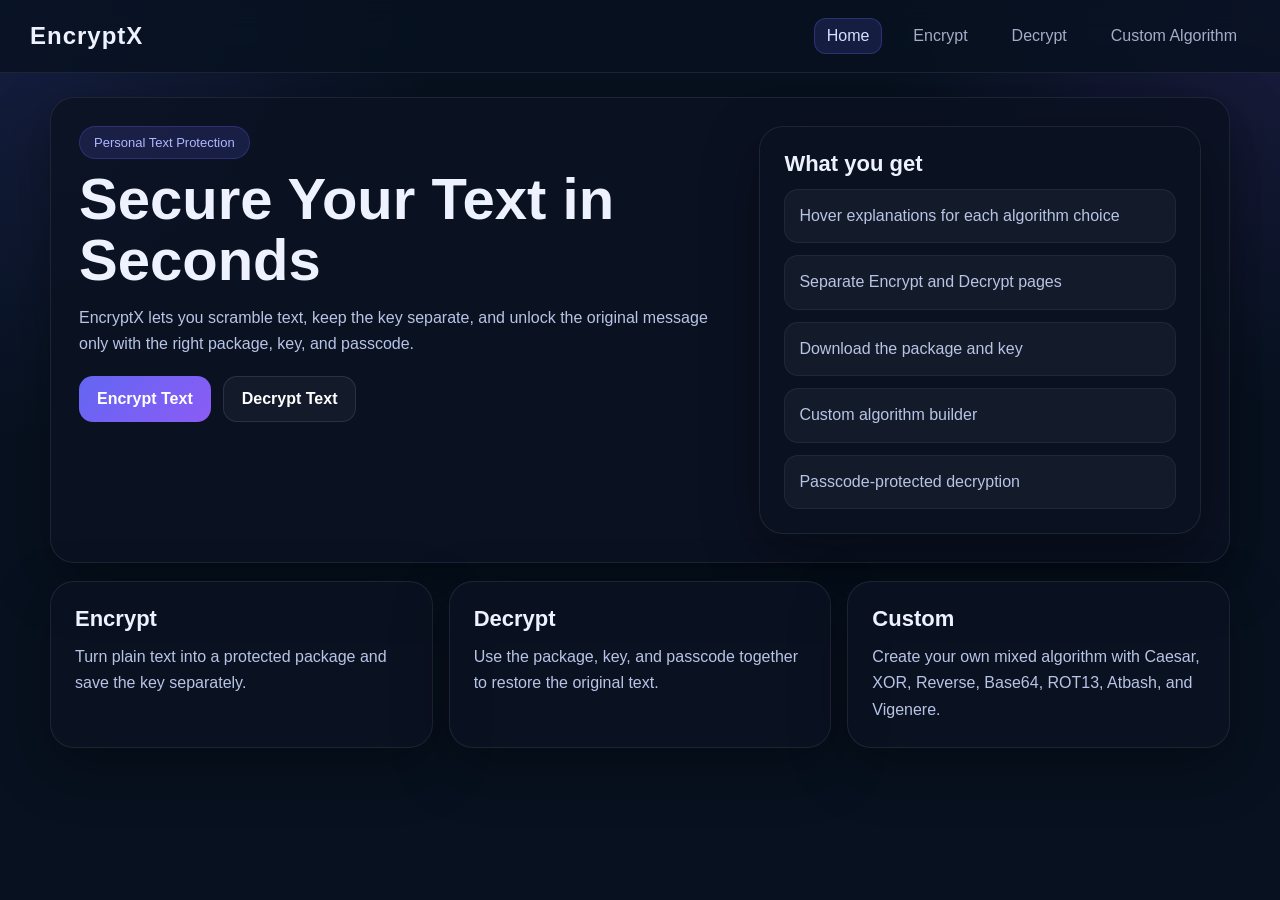
<file: index.html>
<!DOCTYPE html>
<html lang="en">
<head>
  <meta charset="UTF-8" />
  <meta name="viewport" content="width=device-width, initial-scale=1.0" />
  <title>EncryptX | Home</title>
  <link rel="stylesheet" href="style.css" />
</head>
<body data-page="home">
  <header class="topbar">
    <div class="logo">EncryptX</div>
    <nav>
      <a href="index.html" data-nav="home" data-tip="Go to the home page.">Home</a>
      <a href="encrypt.html" data-nav="encrypt" data-tip="Open the encryption page.">Encrypt</a>
      <a href="decrypt.html" data-nav="decrypt" data-tip="Open the decryption page.">Decrypt</a>
      <a href="custom.html" data-nav="custom" data-tip="Build your own step-by-step flow.">Custom Algorithm</a>
    </nav>
  </header>

  <main class="shell">
    <section class="hero">
      <div class="hero-left">
        <span class="badge">Personal Text Protection</span>
        <h1>Secure Your Text in Seconds</h1>
        <p>EncryptX lets you scramble text, keep the key separate, and unlock the original message only with the right package, key, and passcode.</p>
        <div class="btn-row">
          <a class="btn primary" href="encrypt.html" data-tip="Go straight to the page where you encrypt text.">Encrypt Text</a>
          <a class="btn ghost" href="decrypt.html" data-tip="Go to the page where you unlock a saved package.">Decrypt Text</a>
        </div>
      </div>
      <div class="hero-right">
        <div class="glass-card">
          <h3>What you get</h3>
          <ul class="list">
            <li>Hover explanations for each algorithm choice</li>
            <li>Separate Encrypt and Decrypt pages</li>
            <li>Download the package and key</li>
            <li>Custom algorithm builder</li>
            <li>Passcode-protected decryption</li>
          </ul>
        </div>
      </div>
    </section>

    <section class="grid3">
      <article class="card">
        <h2>Encrypt</h2>
        <p>Turn plain text into a protected package and save the key separately.</p>
      </article>
      <article class="card">
        <h2>Decrypt</h2>
        <p>Use the package, key, and passcode together to restore the original text.</p>
      </article>
      <article class="card">
        <h2>Custom</h2>
        <p>Create your own mixed algorithm with Caesar, XOR, Reverse, Base64, ROT13, Atbash, and Vigenere.</p>
      </article>
    </section>
  </main>

  <div id="tooltipBox" class="tooltip-box" aria-hidden="true"></div>
  <script src="app.js"></script>
</body>
</html>
</file>
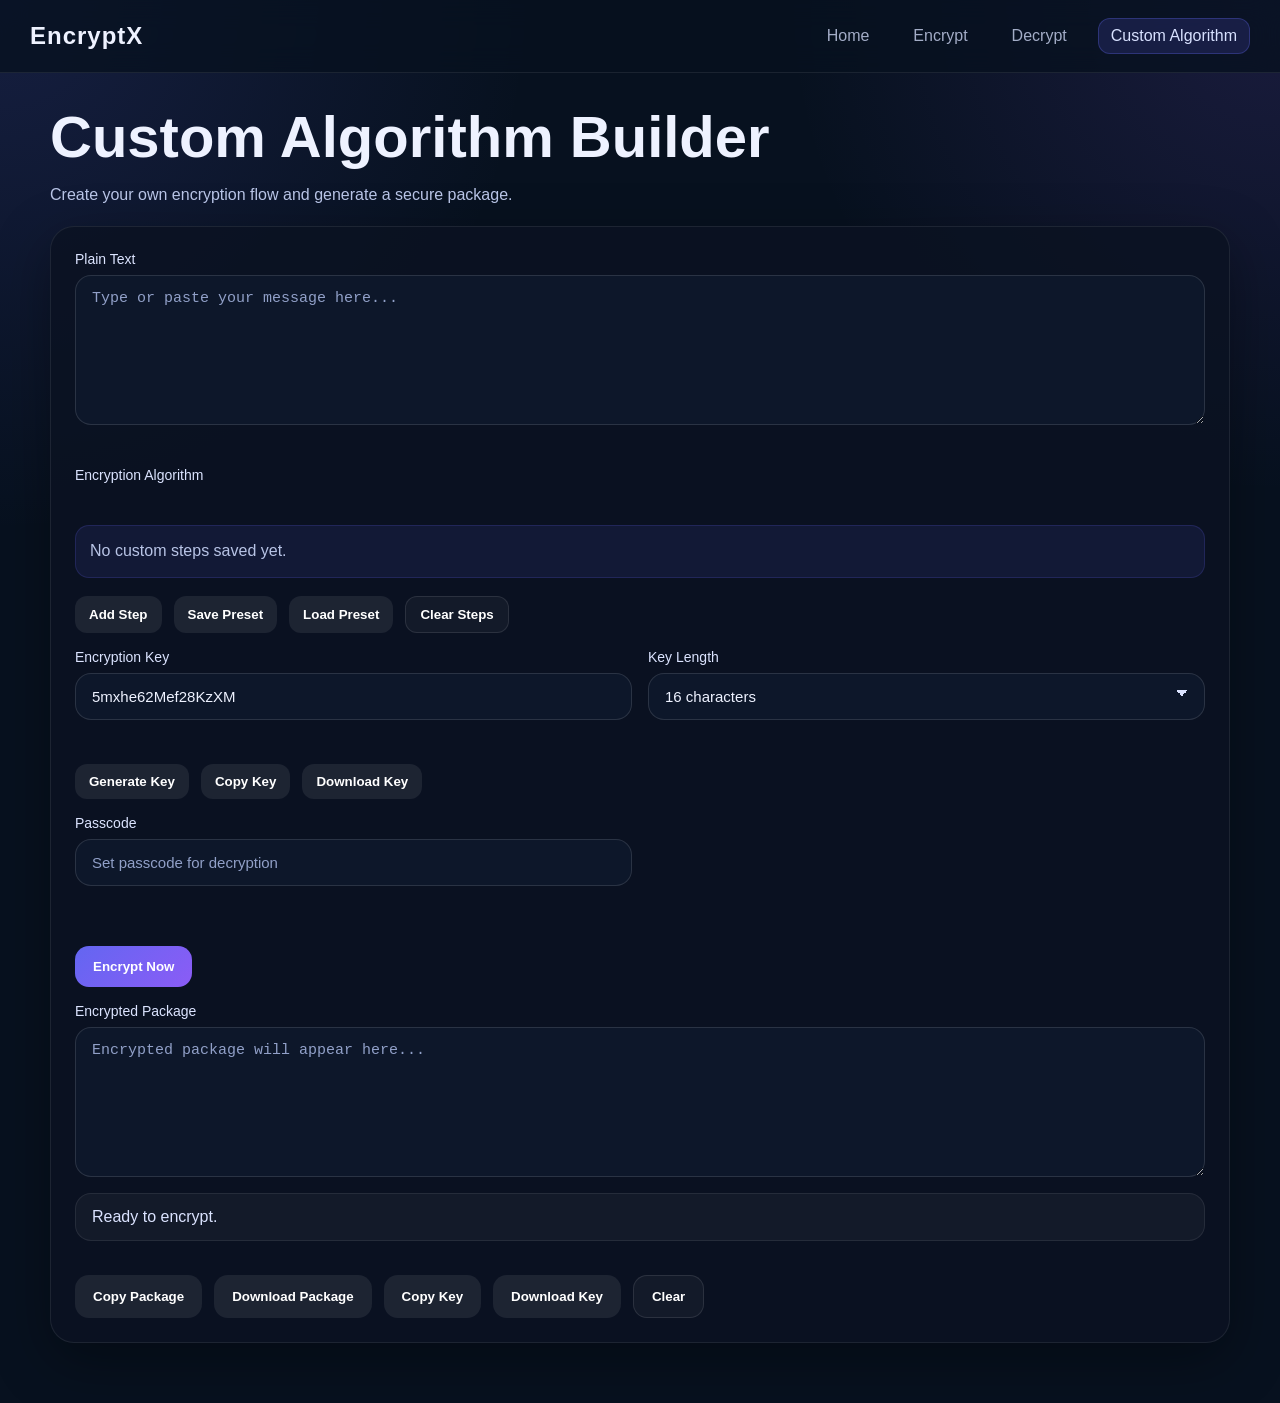
<file: custom.html>
<!DOCTYPE html>
<html lang="en">
<head>
  <meta charset="UTF-8" />
  <meta name="viewport" content="width=device-width, initial-scale=1.0" />
  <title>EncryptX | Custom Algorithm</title>
  <link rel="stylesheet" href="style.css" />
</head>
<body data-page="custom">
  <header class="topbar">
    <div class="logo">EncryptX</div>
    <nav>
      <a href="index.html" data-nav="home" data-tip="Go to the home page.">Home</a>
      <a href="encrypt.html" data-nav="encrypt" data-tip="Open the encryption page.">Encrypt</a>
      <a href="decrypt.html" data-nav="decrypt" data-tip="Open the decryption page.">Decrypt</a>
      <a href="custom.html" data-nav="custom" data-tip="Build your own step-by-step flow.">Custom Algorithm</a>
    </nav>
  </header>

  <main class="shell">
    <section class="page-head">
      <h1>Custom Algorithm Builder</h1>
      <p>Create your own encryption flow and generate a secure package.</p>
    </section>

    <section class="panel">
      <div class="form-grid">
        <div class="field full">
          <label for="customText">Plain Text</label>
          <textarea id="customText" placeholder="Type or paste your message here..." data-tip="This is the text you want to protect with your own steps."></textarea>
          <div class="error" id="customTextErr"></div>
        </div>

        <div class="field full">
          <label>Encryption Algorithm</label>
          <div id="stepsBox" class="steps"></div>
          <div class="error" id="stepsErr"></div>
          <div class="note" id="customSummary">No custom steps saved yet.</div>

          <div class="btn-row smallgap">
            <button class="btn mini" id="addStepBtn" data-tip="Add another step to the custom flow.">Add Step</button>
            <button class="btn mini" id="savePresetBtn" data-tip="Download the current step list as a preset file.">Save Preset</button>
            <button class="btn mini" id="loadPresetBtn" data-tip="Load a saved preset file.">Load Preset</button>
            <button class="btn ghost mini" id="clearStepsBtn" data-tip="Remove all custom steps.">Clear Steps</button>
          </div>

          <input type="file" id="loadPresetInput" hidden />
        </div>

        <div class="field">
          <label for="customKey">Encryption Key</label>
          <input id="customKey" placeholder="Generated or typed key" data-tip="This key is stored with the package and checked again when decrypting." />
          <div class="error" id="customKeyErr"></div>
          <div class="btn-row smallgap">
            <button class="btn mini" id="genCustomKeyBtn" data-tip="Make a random custom key.">Generate Key</button>
            <button class="btn mini" id="copyCustomKeyBtn" data-tip="Copy the custom key.">Copy Key</button>
            <button class="btn mini" id="downloadCustomKeyBtn" data-tip="Download the custom key as a file.">Download Key</button>
          </div>
        </div>

        <div class="field">
          <label for="customKeyLength">Key Length</label>
          <select id="customKeyLength" data-tip="Choose how long the custom key should be.">
            <option value="12">12 characters</option>
            <option value="16" selected>16 characters</option>
            <option value="24">24 characters</option>
            <option value="32">32 characters</option>
          </select>
        </div>

        <div class="field">
          <label for="customPass">Passcode</label>
          <input id="customPass" type="password" placeholder="Set passcode for decryption" data-tip="This extra password is needed before the package opens.">
          <div class="error" id="customPassErr"></div>
        </div>

        <div></div>

        <div class="field full">
          <div class="btn-row">
            <button class="btn primary" id="customEncryptBtn" data-tip="Encrypt the text using your custom step list.">Encrypt Now</button>
          </div>
        </div>

        <div class="field full">
          <label for="customOut">Encrypted Package</label>
          <textarea id="customOut" readonly placeholder="Encrypted package will appear here..." data-tip="This is the final package created from your custom flow."></textarea>
        </div>

        <div class="field full">
          <div id="customStatus" class="status">Ready to encrypt.</div>
        </div>

        <div class="field full">
          <div class="btn-row">
            <button class="btn" id="copyCustomPkgBtn" data-tip="Copy the custom package.">Copy Package</button>
            <button class="btn" id="downloadCustomPkgBtn" data-tip="Download the custom package.">Download Package</button>
            <button class="btn" id="copyCustomKeyBtn" data-tip="Copy the custom key.">Copy Key</button>
            <button class="btn" id="downloadCustomKeyBtn" data-tip="Download the custom key.">Download Key</button>
            <button class="btn ghost" id="clearCustomBtn" data-tip="Clear the custom form.">Clear</button>
          </div>
        </div>
      </div>
    </section>
  </main>

  <template id="stepTemplate">
    <div class="step-row">
      <div class="algo-picker stepPicker">
        <button class="algo-trigger stepTrigger" type="button" aria-expanded="false">
          <span class="stepLabel">Caesar Cipher</span>
          <span class="algo-arrow">▾</span>
        </button>
        <div class="algo-panel stepPanel">
          <div class="algo-menu stepMenu" role="listbox" aria-label="Custom algorithm steps">
            <button type="button" class="algo-item step-item" data-value="caesar" data-preview-title="Caesar Cipher" data-preview-text="Shifts letters by a number. Example: A becomes D when the shift is 3.">
              <strong>Caesar Cipher</strong>
              <span>Moves letters forward or backward.</span>
            </button>
            <button type="button" class="algo-item step-item" data-value="xor" data-preview-title="XOR Cipher" data-preview-text="Mixes the message with a key so the text looks scrambled until the same key is used again.">
              <strong>XOR Cipher</strong>
              <span>Scrambles text with a secret key.</span>
            </button>
            <button type="button" class="algo-item step-item" data-value="reverse" data-preview-title="Reverse Text" data-preview-text="Flips the whole message backward. It hides the reading order, but it is still a simple trick.">
              <strong>Reverse Text</strong>
              <span>Reads the message backward.</span>
            </button>
            <button type="button" class="algo-item step-item" data-value="swap" data-preview-title="Swap Case" data-preview-text="Switches uppercase letters to lowercase and lowercase letters to uppercase.">
              <strong>Swap Case</strong>
              <span>Flips letter case.</span>
            </button>
            <button type="button" class="algo-item step-item" data-value="base64" data-preview-title="Base64 Layer" data-preview-text="Turns text into a coded-looking string. It changes the look of the text, but it is not real security by itself.">
              <strong>Base64 Layer</strong>
              <span>Changes text into coded characters.</span>
            </button>
            <button type="button" class="algo-item step-item" data-value="rot13" data-preview-title="ROT13" data-preview-text="Moves every letter 13 places in the alphabet. The same method unlocks it again.">
              <strong>ROT13</strong>
              <span>Simple letter rotation.</span>
            </button>
            <button type="button" class="algo-item step-item" data-value="atbash" data-preview-title="Atbash Cipher" data-preview-text="Replaces each letter with the opposite letter in the alphabet, like A ↔ Z.">
              <strong>Atbash Cipher</strong>
              <span>Uses opposite alphabet letters.</span>
            </button>
            <button type="button" class="algo-item step-item" data-value="vigenere" data-preview-title="Vigenere Cipher" data-preview-text="Uses a keyword to shift letters in a repeating pattern, so the same letter can change in different places.">
              <strong>Vigenere Cipher</strong>
              <span>Uses a keyword for shifting.</span>
            </button>
          </div>
          <div class="algo-preview stepPreview">
            <div class="algo-preview-title stepPreviewTitle">Caesar Cipher</div>
            <div class="algo-preview-text stepPreviewText">Shifts letters by a number. Example: A becomes D when the shift is 3.</div>
            <div class="algo-preview-note">Hover any item to see its plain-language explanation.</div>
          </div>
        </div>
      </div>
      <div class="stepValueWrap">
        <label class="stepValueLabel">Shift Value</label>
        <input class="stepValue" placeholder="Enter a shift number" data-tip="How many letters the text should move forward or backward." title="How many letters the text should move forward or backward." />
      </div>
      <button class="btn mini danger removeStep" type="button">Remove</button>
    </div>
  </template>

  <div id="tooltipBox" class="tooltip-box" aria-hidden="true"></div>
  <script src="app.js"></script>
</body>
</html>
</file>
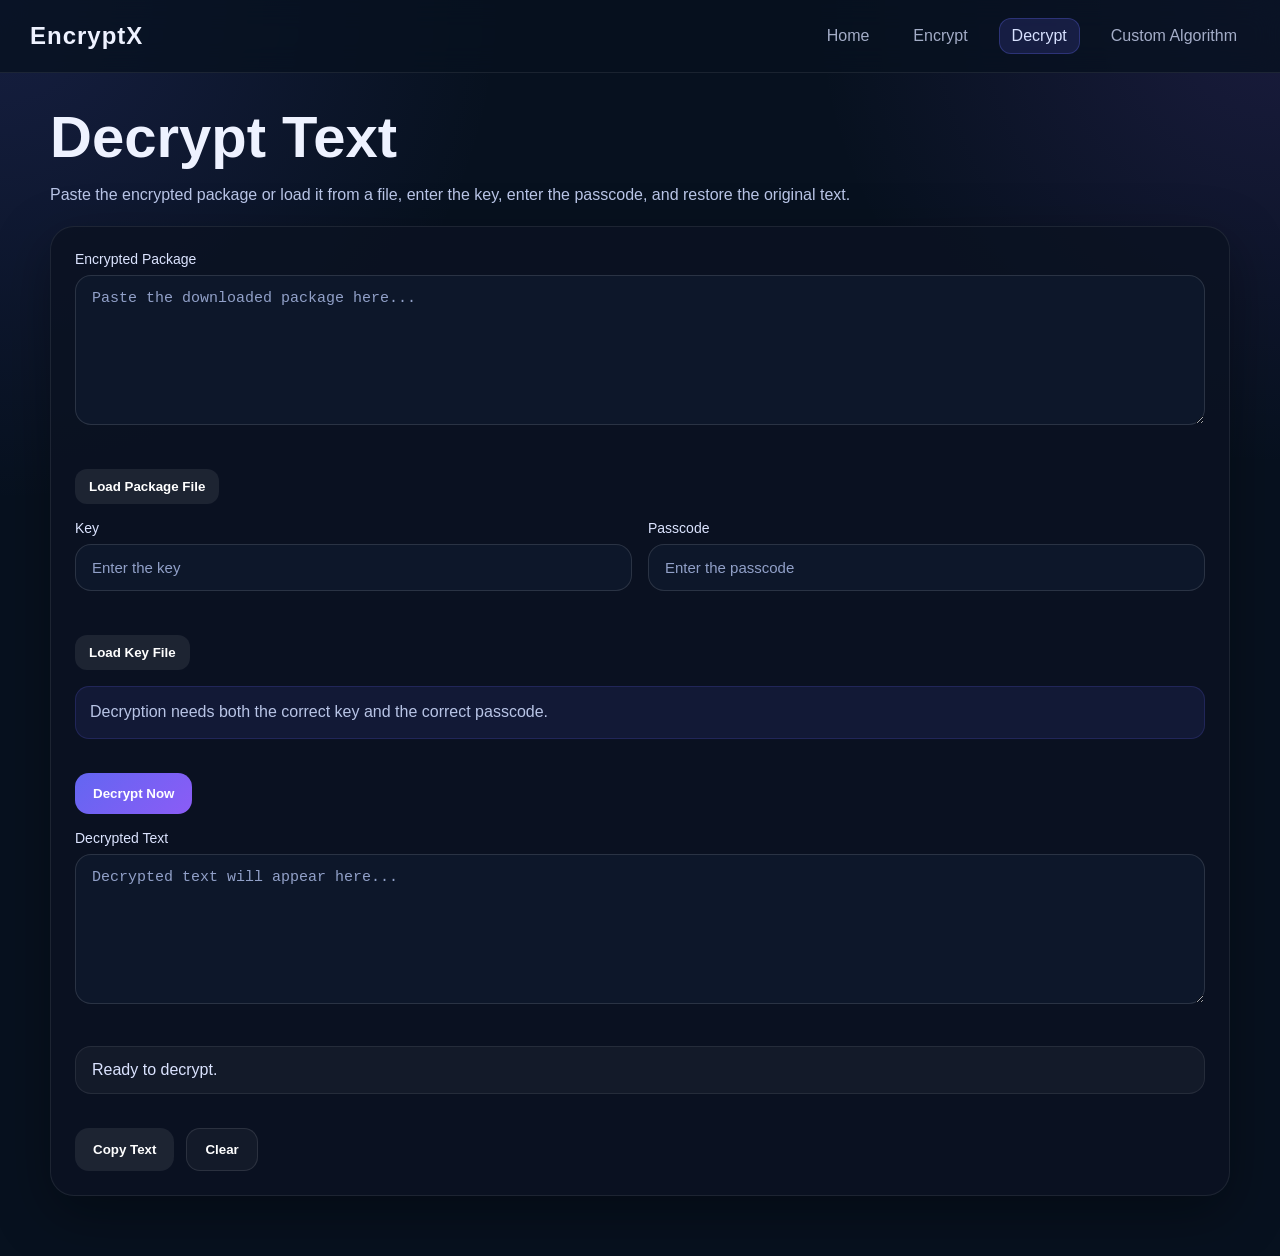
<file: decrypt.html>
<!DOCTYPE html>
<html lang="en">
<head>
  <meta charset="UTF-8" />
  <meta name="viewport" content="width=device-width, initial-scale=1.0" />
  <title>EncryptX | Decrypt</title>
  <link rel="stylesheet" href="style.css" />
</head>
<body data-page="decrypt">
  <header class="topbar">
    <div class="logo">EncryptX</div>
    <nav>
      <a href="index.html" data-nav="home" data-tip="Go to the home page.">Home</a>
      <a href="encrypt.html" data-nav="encrypt" data-tip="Open the encryption page.">Encrypt</a>
      <a href="decrypt.html" data-nav="decrypt" data-tip="Open the decryption page.">Decrypt</a>
      <a href="custom.html" data-nav="custom" data-tip="Build your own step-by-step flow.">Custom Algorithm</a>
    </nav>
  </header>

  <main class="shell">
    <section class="page-head">
      <h1>Decrypt Text</h1>
      <p>Paste the encrypted package or load it from a file, enter the key, enter the passcode, and restore the original text.</p>
    </section>

    <section class="panel">
      <div class="form-grid">
        <div class="field full">
          <label for="decPkg">Encrypted Package</label>
          <textarea id="decPkg" placeholder="Paste the downloaded package here..." data-tip="Paste the saved package into this box."></textarea>
          <div class="error" id="decPkgErr"></div>
          <div class="btn-row smallgap">
            <input type="file" id="decPkgFile" accept=".exx,.json,.txt,application/json,text/plain" hidden />
            <button class="btn mini" type="button" id="loadDecPkgBtn" data-tip="Load a package file from your device.">Load Package File</button>
          </div>
        </div>

        <div class="field">
          <label for="decKey">Key</label>
          <input id="decKey" type="text" placeholder="Enter the key" data-tip="This must match the key used when the text was encrypted." />
          <div class="error" id="decKeyErr"></div>
          <div class="btn-row smallgap">
            <input type="file" id="decKeyFile" accept=".txt,.key,.json,text/plain,application/json" hidden />
            <button class="btn mini" type="button" id="loadDecKeyBtn" data-tip="Load a key from a file instead of typing it.">Load Key File</button>
          </div>
        </div>

        <div class="field">
          <label for="decPass">Passcode</label>
          <input id="decPass" type="password" placeholder="Enter the passcode" data-tip="This extra password must also match before decryption works." />
          <div class="error" id="decPassErr"></div>
        </div>

        <div class="field full">
          <div class="note">Decryption needs both the correct key and the correct passcode.</div>
        </div>

        <div class="field full">
          <div class="btn-row">
            <button class="btn primary" type="button" id="decryptBtn" data-tip="Try to unlock the original text.">Decrypt Now</button>
          </div>
        </div>

        <div class="field full">
          <label for="decOut">Decrypted Text</label>
          <textarea id="decOut" readonly placeholder="Decrypted text will appear here..." data-tip="This is the recovered original message."></textarea>
          <div class="error" id="decOutErr"></div>
        </div>

        <div class="field full">
          <div id="decStatus" class="status">Ready to decrypt.</div>
        </div>

        <div class="field full">
          <div class="btn-row">
            <button class="btn" type="button" id="copyDecBtn" data-tip="Copy the decrypted text.">Copy Text</button>
            <button class="btn ghost" type="button" id="clearDecBtn" data-tip="Clear everything on this page.">Clear</button>
          </div>
        </div>
      </div>
    </section>
  </main>

  <div id="tooltipBox" class="tooltip-box" aria-hidden="true"></div>
  <script src="app.js"></script>
</body>
</html>
</file>
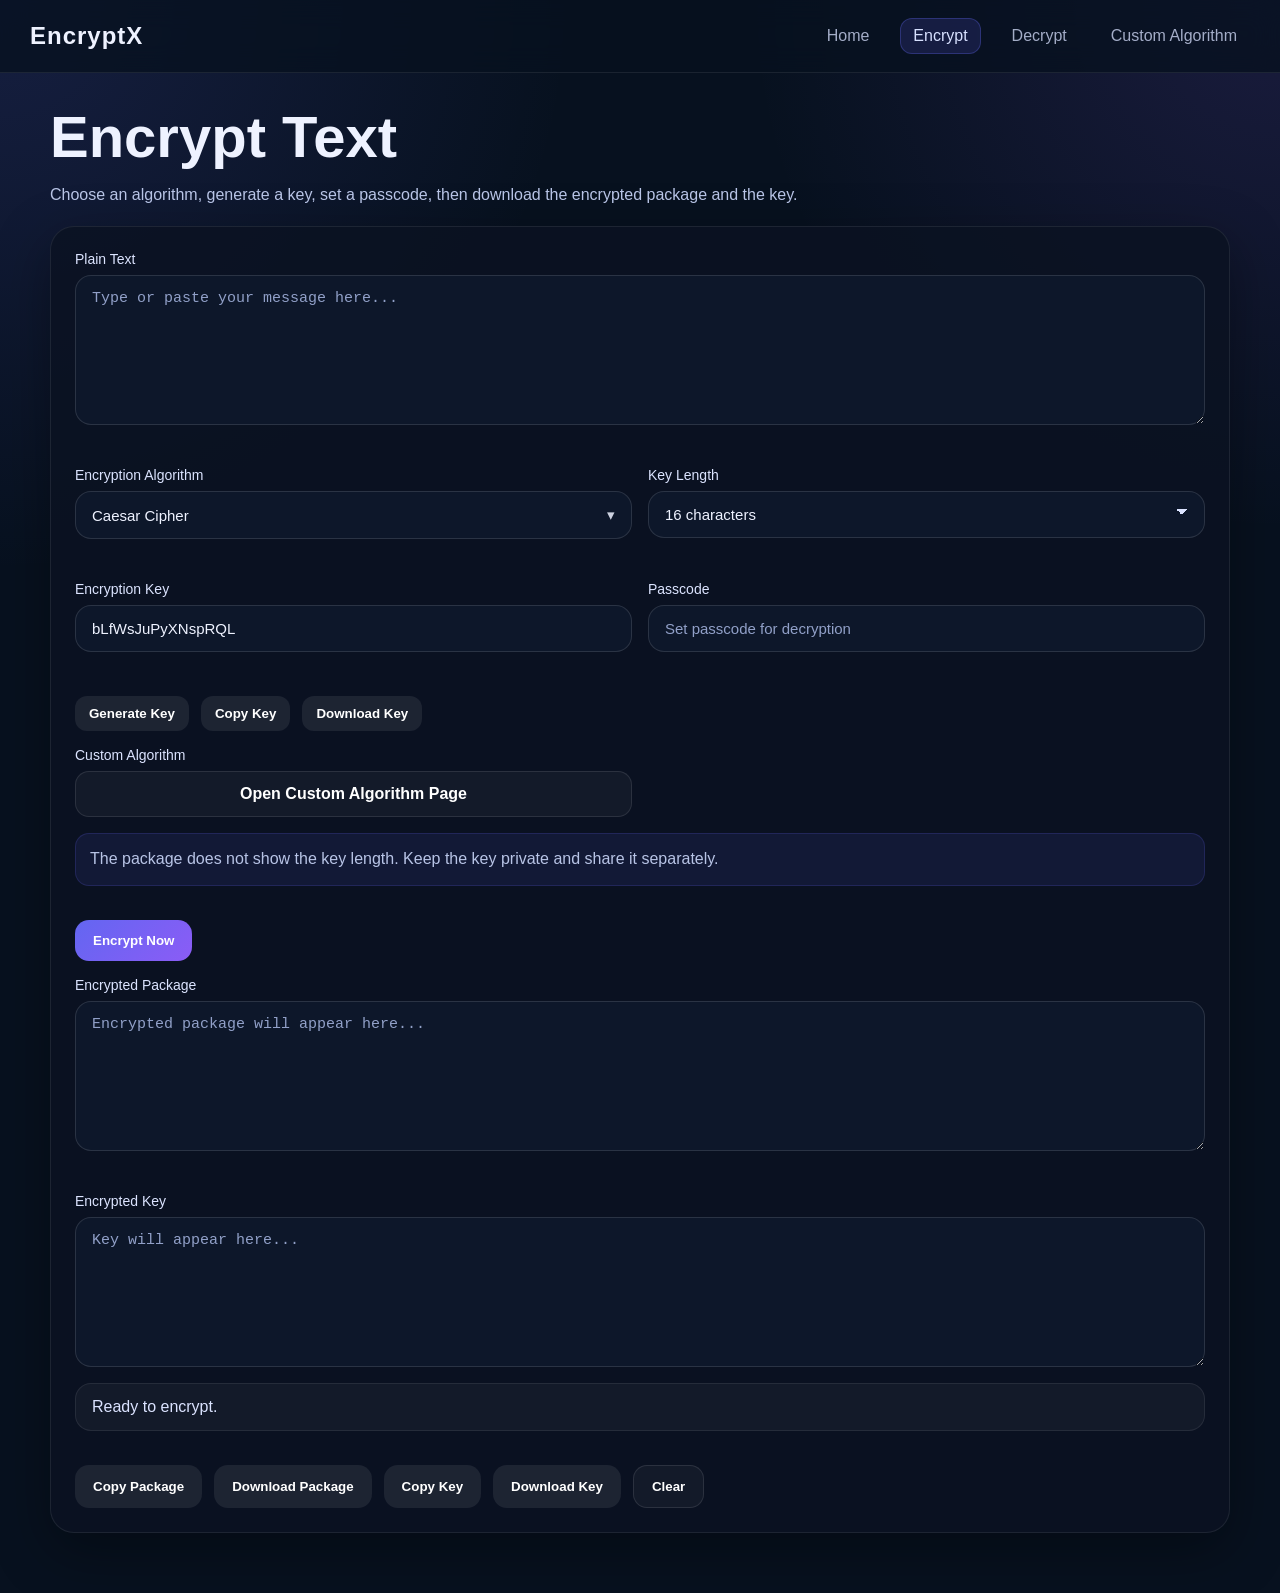
<file: encrypt.html>
<!DOCTYPE html>
<html lang="en">
<head>
  <meta charset="UTF-8" />
  <meta name="viewport" content="width=device-width, initial-scale=1.0" />
  <title>EncryptX | Encrypt</title>
  <link rel="stylesheet" href="style.css" />
</head>
<body data-page="encrypt">
  <header class="topbar">
    <div class="logo">EncryptX</div>
    <nav>
      <a href="index.html" data-nav="home" data-tip="Go to the home page.">Home</a>
      <a href="encrypt.html" data-nav="encrypt" data-tip="Open the encryption page.">Encrypt</a>
      <a href="decrypt.html" data-nav="decrypt" data-tip="Open the decryption page.">Decrypt</a>
      <a href="custom.html" data-nav="custom" data-tip="Build your own step-by-step flow.">Custom Algorithm</a>
    </nav>
  </header>

  <main class="shell">
    <section class="page-head">
      <h1>Encrypt Text</h1>
      <p>Choose an algorithm, generate a key, set a passcode, then download the encrypted package and the key.</p>
    </section>

    <section class="panel">
      <div class="form-grid">
        <div class="field full">
          <label for="plainText">Plain Text</label>
          <textarea id="plainText" placeholder="Type or paste your message here..." data-tip="This is the original message you want to protect."></textarea>
          <div class="error" id="plainTextErr"></div>
        </div>

        <div class="field algo-field">
          <label>Encryption Algorithm</label>
          <input type="hidden" id="encAlgo" value="caesar" />
          <div class="algo-picker" id="algoPicker">
            <button class="algo-trigger" id="algoSelectBtn" type="button" aria-expanded="false" data-tip="Open the algorithm menu and choose how the text will be mixed.">
              <span id="algoSelectLabel">Caesar Cipher</span>
              <span class="algo-arrow">▾</span>
            </button>

            <div class="algo-panel" id="algoMenuPanel">
              <div class="algo-menu" id="algoMenu" role="listbox" aria-label="Encryption algorithms">
                <button type="button" class="algo-item" data-value="caesar" data-preview-title="Caesar Cipher" data-preview-text="Shifts letters by a number. Example: A becomes D when the shift is 3.">
                  <strong>Caesar Cipher</strong>
                  <span>Moves letters forward or backward.</span>
                </button>

                <button type="button" class="algo-item" data-value="xor" data-preview-title="XOR Cipher" data-preview-text="Mixes the message with a key so the text looks scrambled until the same key is used again.">
                  <strong>XOR Cipher</strong>
                  <span>Scrambles text with a secret key.</span>
                </button>

                <button type="button" class="algo-item" data-value="reverse" data-preview-title="Reverse Text" data-preview-text="Flips the whole message backward. It hides the reading order, but it is still a simple trick.">
                  <strong>Reverse Text</strong>
                  <span>Reads the message backward.</span>
                </button>

                <button type="button" class="algo-item" data-value="base64" data-preview-title="Base64 Layer" data-preview-text="Turns text into a coded-looking string. It changes the look of the text, but it is not real security by itself.">
                  <strong>Base64 Layer</strong>
                  <span>Changes text into coded characters.</span>
                </button>

                <button type="button" class="algo-item" data-value="rot13" data-preview-title="ROT13" data-preview-text="Moves every letter 13 places in the alphabet. The same method unlocks it again.">
                  <strong>ROT13</strong>
                  <span>Simple letter rotation.</span>
                </button>

                <button type="button" class="algo-item" data-value="atbash" data-preview-title="Atbash Cipher" data-preview-text="Replaces each letter with the opposite letter in the alphabet, like A ↔ Z.">
                  <strong>Atbash Cipher</strong>
                  <span>Uses opposite alphabet letters.</span>
                </button>

                <button type="button" class="algo-item" data-value="vigenere" data-preview-title="Vigenere Cipher" data-preview-text="Uses a keyword to shift letters in a repeating pattern, so the same letter can change in different places.">
                  <strong>Vigenere Cipher</strong>
                  <span>Uses a keyword for shifting.</span>
                </button>
              </div>

              <div class="algo-preview">
                <div class="algo-preview-title" id="algoPreviewTitle">Caesar Cipher</div>
                <div class="algo-preview-text" id="algoPreviewText">Shifts letters by a number. Example: A becomes D when the shift is 3.</div>
                <div class="algo-preview-note">Hover any item to see its plain-language explanation.</div>
              </div>
            </div>
          </div>
          <div class="error" id="encAlgoErr"></div>
        </div>

        <div class="field">
          <label for="keyLength">Key Length</label>
          <select id="keyLength" data-tip="Choose how long the generated key should be. Longer keys are harder to guess.">
            <option value="12">12 characters</option>
            <option value="16" selected>16 characters</option>
            <option value="24">24 characters</option>
            <option value="32">32 characters</option>
          </select>
        </div>

        <div class="field">
          <label for="encKey">Encryption Key</label>
          <input id="encKey" type="text" placeholder="Generated or typed key" data-tip="This is the secret key used with the chosen algorithm." />
          <div class="error" id="encKeyErr"></div>
          <div class="btn-row smallgap">
            <button class="btn mini" type="button" id="genKeyBtn" data-tip="Make a random key for you.">Generate Key</button>
            <button class="btn mini" type="button" id="copyKeyBtn" data-tip="Copy the key to your clipboard.">Copy Key</button>
            <button class="btn mini" type="button" id="downloadKeyBtn" data-tip="Save the key as a file on your device.">Download Key</button>
          </div>
        </div>

        <div class="field">
          <label for="encPass">Passcode</label>
          <input id="encPass" type="password" placeholder="Set passcode for decryption" data-tip="This extra password is needed to unlock the package later." />
          <div class="error" id="encPassErr"></div>
        </div>

        <div class="field">
          <label>Custom Algorithm</label>
          <a class="btn ghost fullbtn" href="custom.html" data-tip="Open the page where you can build your own multi-step flow.">Open Custom Algorithm Page</a>
        </div>

        <div class="field full">
          <div class="note">The package does not show the key length. Keep the key private and share it separately.</div>
        </div>

        <div class="field full">
          <div class="btn-row">
            <button class="btn primary" type="button" id="encryptBtn" data-tip="Start encryption and create the package.">Encrypt Now</button>
          </div>
        </div>

        <div class="field full">
          <label for="encOut">Encrypted Package</label>
          <textarea id="encOut" readonly placeholder="Encrypted package will appear here..." data-tip="This is the package you can share. It still needs the key and passcode to open."></textarea>
          <div class="error" id="encOutErr"></div>
        </div>

        <div class="field full">
          <label for="encPkgKey">Encrypted Key</label>
          <textarea id="encPkgKey" readonly placeholder="Key will appear here..." data-tip="This shows the generated key again so you can copy or download it."></textarea>
        </div>

        <div class="field full">
          <div id="encStatus" class="status">Ready to encrypt.</div>
        </div>

        <div class="field full">
          <div class="btn-row">
            <button class="btn" type="button" id="copyPkgBtn" data-tip="Copy the package to your clipboard.">Copy Package</button>
            <button class="btn" type="button" id="downloadPkgBtn" data-tip="Download the package as a file.">Download Package</button>
            <button class="btn" type="button" id="copyEncKeyBtn" data-tip="Copy the key again.">Copy Key</button>
            <button class="btn" type="button" id="downloadEncKeyBtn" data-tip="Download the key as a file.">Download Key</button>
            <button class="btn ghost" type="button" id="clearEncBtn" data-tip="Clear everything on this page.">Clear</button>
          </div>
        </div>
      </div>
    </section>
  </main>

  <div id="tooltipBox" class="tooltip-box" aria-hidden="true"></div>
  <script src="app.js"></script>
</body>
</html>
</file>
<file: style.css>
* {
  box-sizing: border-box;
  margin: 0;
  padding: 0;
}

html {
  scroll-behavior: smooth;
}

body {
  font-family: Arial, Helvetica, sans-serif;
  background:
    radial-gradient(circle at top left, rgba(99, 102, 241, 0.16), transparent 28%),
    radial-gradient(circle at top right, rgba(139, 92, 246, 0.14), transparent 26%),
    #07111f;
  color: #eef2ff;
  min-height: 100vh;
}

a {
  color: inherit;
}

.topbar {
  display: flex;
  justify-content: space-between;
  align-items: center;
  padding: 18px 30px;
  position: sticky;
  top: 0;
  z-index: 20;
  background: rgba(7, 17, 31, 0.78);
  backdrop-filter: blur(14px);
  border-bottom: 1px solid rgba(255,255,255,0.08);
}

.logo {
  font-size: 24px;
  font-weight: 800;
  letter-spacing: 1px;
}

nav {
  display: flex;
  gap: 18px;
  flex-wrap: wrap;
}

nav a {
  text-decoration: none;
  color: #d8e1ff;
  opacity: 0.75;
  padding: 8px 12px;
  border-radius: 12px;
  border: 1px solid transparent;
  transition: 0.2s ease;
}

nav a:hover {
  opacity: 1;
}

nav a.active {
  opacity: 1;
  background: rgba(99, 102, 241, 0.16);
  border-color: rgba(99, 102, 241, 0.30);
}

.shell {
  width: min(1180px, calc(100% - 28px));
  margin: 0 auto;
  padding: 24px 0 60px;
}

.hero, .panel, .card, .glass-card {
  background: rgba(11, 18, 34, 0.84);
  border: 1px solid rgba(255,255,255,0.08);
  border-radius: 24px;
  box-shadow: 0 18px 55px rgba(0,0,0,0.35);
}

.hero {
  display: grid;
  grid-template-columns: 1.5fr 1fr;
  gap: 18px;
  padding: 28px;
}

.hero-left h1, .page-head h1 {
  font-size: clamp(34px, 5vw, 58px);
  line-height: 1.05;
  margin: 10px 0 14px;
}

.hero-left p, .page-head p, .card p, .list li, .note {
  color: #b8c4e6;
  line-height: 1.65;
}

.badge {
  display: inline-block;
  padding: 8px 14px;
  border-radius: 999px;
  background: rgba(99, 102, 241, 0.16);
  border: 1px solid rgba(99, 102, 241, 0.26);
  color: #aeb8ff;
  font-size: 13px;
}

.btn-row {
  display: flex;
  gap: 12px;
  flex-wrap: wrap;
  margin-top: 18px;
}

.smallgap {
  margin-top: 10px;
}

.btn {
  border: 0;
  text-decoration: none;
  cursor: pointer;
  padding: 13px 18px;
  border-radius: 14px;
  font-weight: 700;
  color: #fff;
  background: rgba(255,255,255,0.08);
  display: inline-flex;
  justify-content: center;
  align-items: center;
  transition: 0.2s ease;
}

.btn:hover {
  transform: translateY(-1px);
}

.btn.primary {
  background: linear-gradient(135deg, #6366f1, #8b5cf6);
}

.btn.ghost {
  background: rgba(255,255,255,0.04);
  border: 1px solid rgba(255,255,255,0.10);
}

.btn.mini {
  padding: 10px 14px;
  border-radius: 12px;
}

.fullbtn {
  width: 100%;
}

.card, .glass-card {
  padding: 24px;
}

.card h2, .glass-card h3 {
  margin-bottom: 12px;
  font-size: 22px;
}

.list {
  list-style: none;
  display: grid;
  gap: 12px;
}

.list li {
  padding: 13px 14px;
  border-radius: 14px;
  background: rgba(255,255,255,0.04);
  border: 1px solid rgba(255,255,255,0.06);
}

.grid3 {
  display: grid;
  grid-template-columns: repeat(3, 1fr);
  gap: 16px;
  margin-top: 18px;
}

.page-head {
  margin: 10px 0 18px;
}

.panel {
  padding: 24px;
}

.form-grid {
  display: grid;
  grid-template-columns: repeat(2, 1fr);
  gap: 16px;
}

.field {
  display: flex;
  flex-direction: column;
  gap: 8px;
}

.field.full {
  grid-column: 1 / -1;
}

label {
  font-size: 14px;
  color: #dce4ff;
}

textarea, input, select {
  width: 100%;
  background: #0d172a;
  color: #eef2ff;
  border: 1px solid rgba(255,255,255,0.12);
  border-radius: 16px;
  padding: 14px 16px;
  outline: none;
  font-size: 15px;
}

textarea {
  min-height: 150px;
  resize: vertical;
}

textarea::placeholder, input::placeholder {
  color: #91a0c8;
}

textarea:focus, input:focus, select:focus {
  border-color: rgba(113, 167, 255, 0.8);
  box-shadow: 0 0 0 3px rgba(113, 167, 255, 0.14);
}

select {
  appearance: none;
  background-image:
    linear-gradient(45deg, transparent 50%, #dbe3ff 50%),
    linear-gradient(135deg, #dbe3ff 50%, transparent 50%);
  background-position:
    calc(100% - 22px) calc(50% - 3px),
    calc(100% - 16px) calc(50% - 3px);
  background-size: 6px 6px, 6px 6px;
  background-repeat: no-repeat;
  padding-right: 42px;
}

option {
  background: #0d172a;
  color: #eef2ff;
}

.status {
  padding: 14px 16px;
  border-radius: 16px;
  background: rgba(255,255,255,0.04);
  border: 1px solid rgba(255,255,255,0.08);
  color: #dbe3ff;
  overflow-wrap: anywhere;
}

.note {
  padding: 12px 14px;
  border-radius: 14px;
  background: rgba(99, 102, 241, 0.10);
  border: 1px solid rgba(99, 102, 241, 0.18);
}

.steps {
  display: grid;
  gap: 12px;
}

.step-row {
  display: grid;
  grid-template-columns: 1fr 1fr auto;
  gap: 10px;
  align-items: end;
}

.stepValueWrap {
  display: grid;
  gap: 8px;
  align-self: end;
}

.stepValueLabel {
  font-size: 13px;
  color: #dce4ff;
}

.danger {
  background: rgba(239, 68, 68, 0.2);
}

.error {
  min-height: 18px;
  font-size: 13px;
  color: #ff9aa5;
}

.tooltip-box {
  position: fixed;
  top: 0;
  left: 0;
  max-width: min(340px, calc(100vw - 20px));
  background: #0f172a;
  color: #eef2ff;
  border: 1px solid rgba(255,255,255,0.12);
  border-radius: 16px;
  padding: 12px 14px;
  box-shadow: 0 16px 38px rgba(0,0,0,0.42);
  opacity: 0;
  visibility: hidden;
  transform: translateY(8px);
  transition: 0.18s ease;
  z-index: 9999;
  pointer-events: none;
  font-size: 14px;
  line-height: 1.45;
}

.tooltip-box.show {
  opacity: 1;
  visibility: visible;
  transform: translateY(0);
}

.algo-picker {
  position: relative;
}

.algo-trigger {
  width: 100%;
  border: 1px solid rgba(255,255,255,0.12);
  background: #0d172a;
  color: #eef2ff;
  border-radius: 16px;
  padding: 14px 16px;
  display: flex;
  align-items: center;
  justify-content: space-between;
  font-size: 15px;
  cursor: pointer;
}

.algo-trigger:hover {
  border-color: rgba(113, 167, 255, 0.8);
}

.algo-arrow {
  opacity: 0.85;
}

.algo-panel {
  display: none;
  position: absolute;
  top: calc(100% + 10px);
  left: 0;
  width: min(640px, 92vw);
  background: rgba(11, 18, 34, 0.98);
  border: 1px solid rgba(255,255,255,0.10);
  border-radius: 18px;
  box-shadow: 0 24px 60px rgba(0,0,0,0.45);
  padding: 12px;
  z-index: 30;
  gap: 12px;
  grid-template-columns: 1fr 1fr;
}

.algo-panel.open {
  display: grid;
}

.algo-menu {
  display: grid;
  gap: 10px;
}

.algo-item {
  width: 100%;
  text-align: left;
  border: 1px solid rgba(255,255,255,0.08);
  background: rgba(255,255,255,0.04);
  color: #eef2ff;
  border-radius: 14px;
  padding: 12px 14px;
  cursor: pointer;
  display: grid;
  gap: 3px;
}

.algo-item span {
  color: #b8c4e6;
  font-size: 13px;
}

.algo-item:hover, .algo-item.active {
  background: rgba(99, 102, 241, 0.16);
  border-color: rgba(99, 102, 241, 0.30);
}

.algo-preview {
  border-radius: 16px;
  background: rgba(255,255,255,0.04);
  border: 1px solid rgba(255,255,255,0.08);
  padding: 14px;
  display: grid;
  align-content: start;
  gap: 10px;
}

.algo-preview-title {
  font-size: 18px;
  font-weight: 800;
  color: #ffffff;
}

.algo-preview-text {
  color: #c7d2f3;
  line-height: 1.55;
}

.algo-preview-note {
  color: #9fb0dd;
  font-size: 12px;
}

.summary {
  color: #cbd5e1;
}

@media (max-width: 940px) {
  .hero, .grid3, .form-grid, .step-row {
    grid-template-columns: 1fr;
  }

  .topbar {
    flex-direction: column;
    gap: 10px;
  }

  nav {
    justify-content: center;
  }

  .algo-panel {
    grid-template-columns: 1fr;
  }
}

@media (max-width: 560px) {
  .shell {
    width: min(100% - 16px, 1180px);
  }

  .hero, .panel, .card, .glass-card {
    border-radius: 18px;
  }

  .topbar {
    padding: 14px;
  }
}
input::-webkit-outer-spin-button,
input::-webkit-inner-spin-button {
  -webkit-appearance: none;
  margin: 0;
}
</file>
